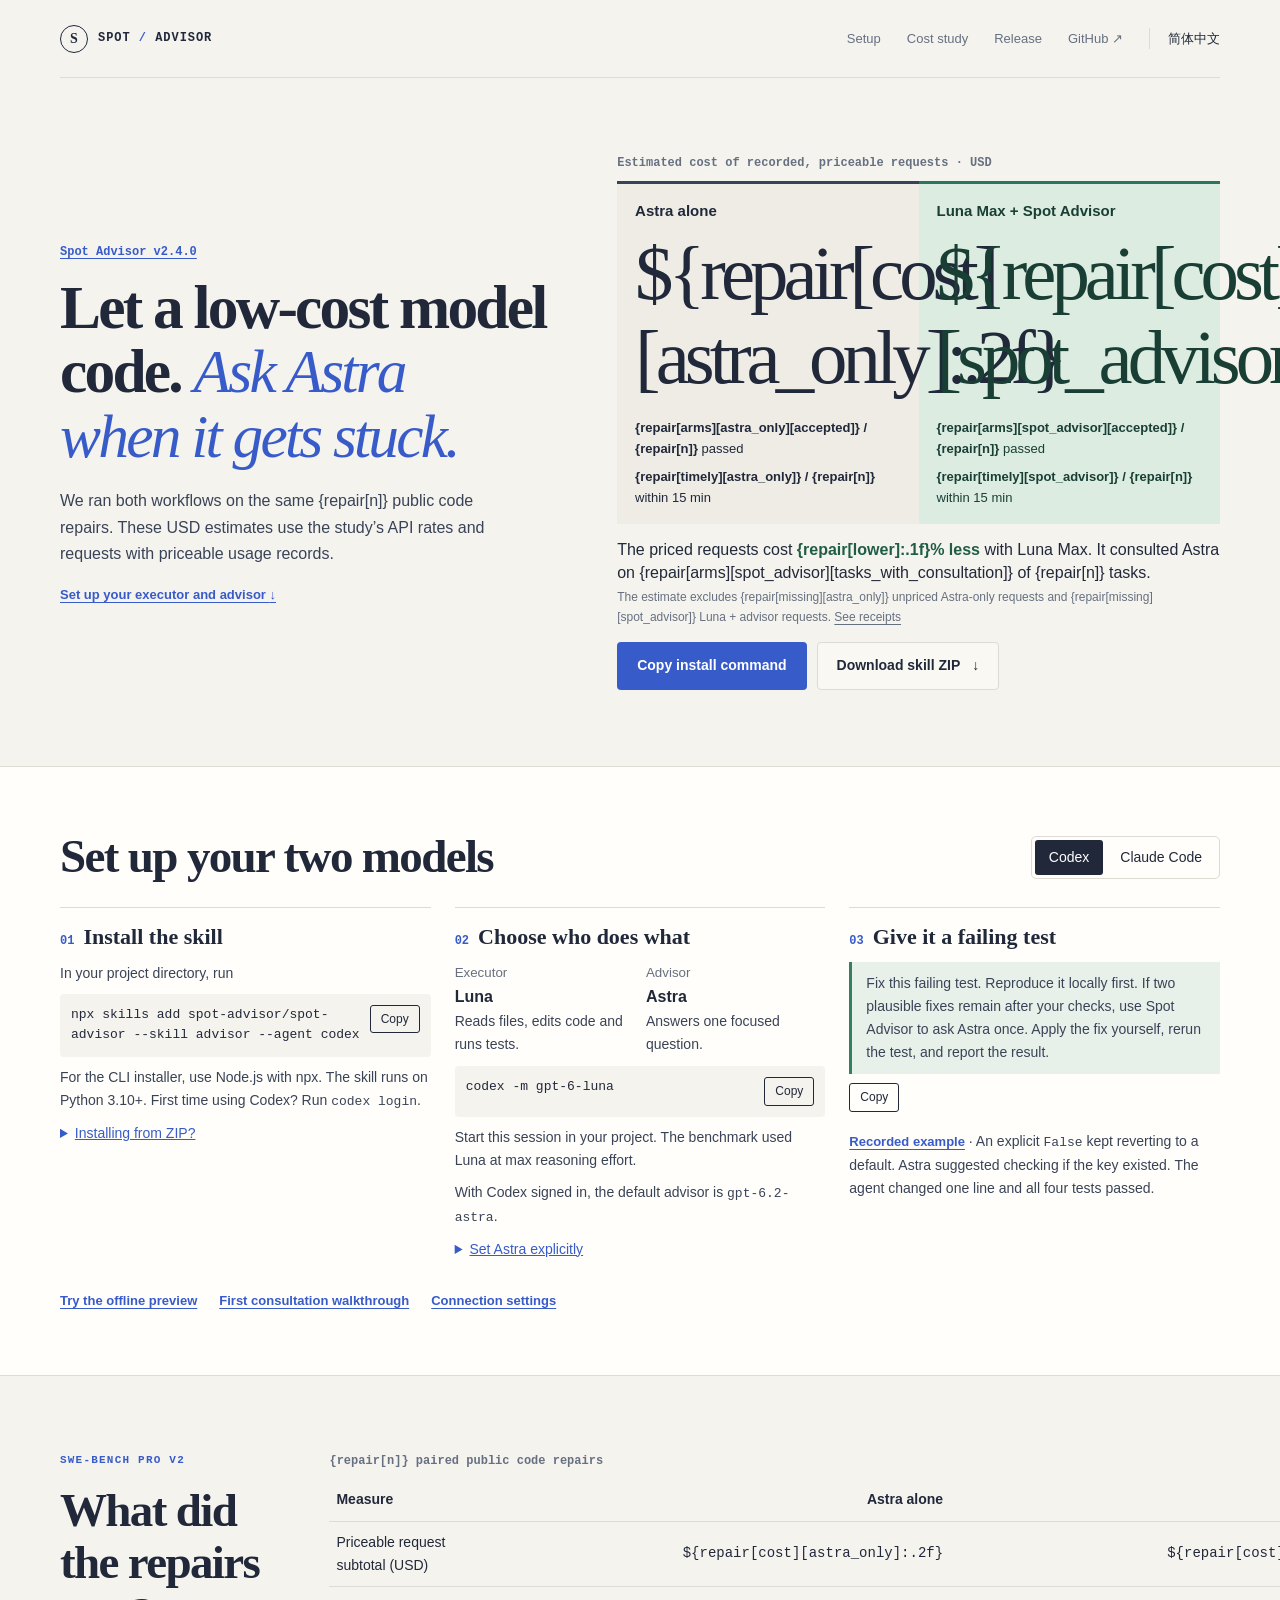
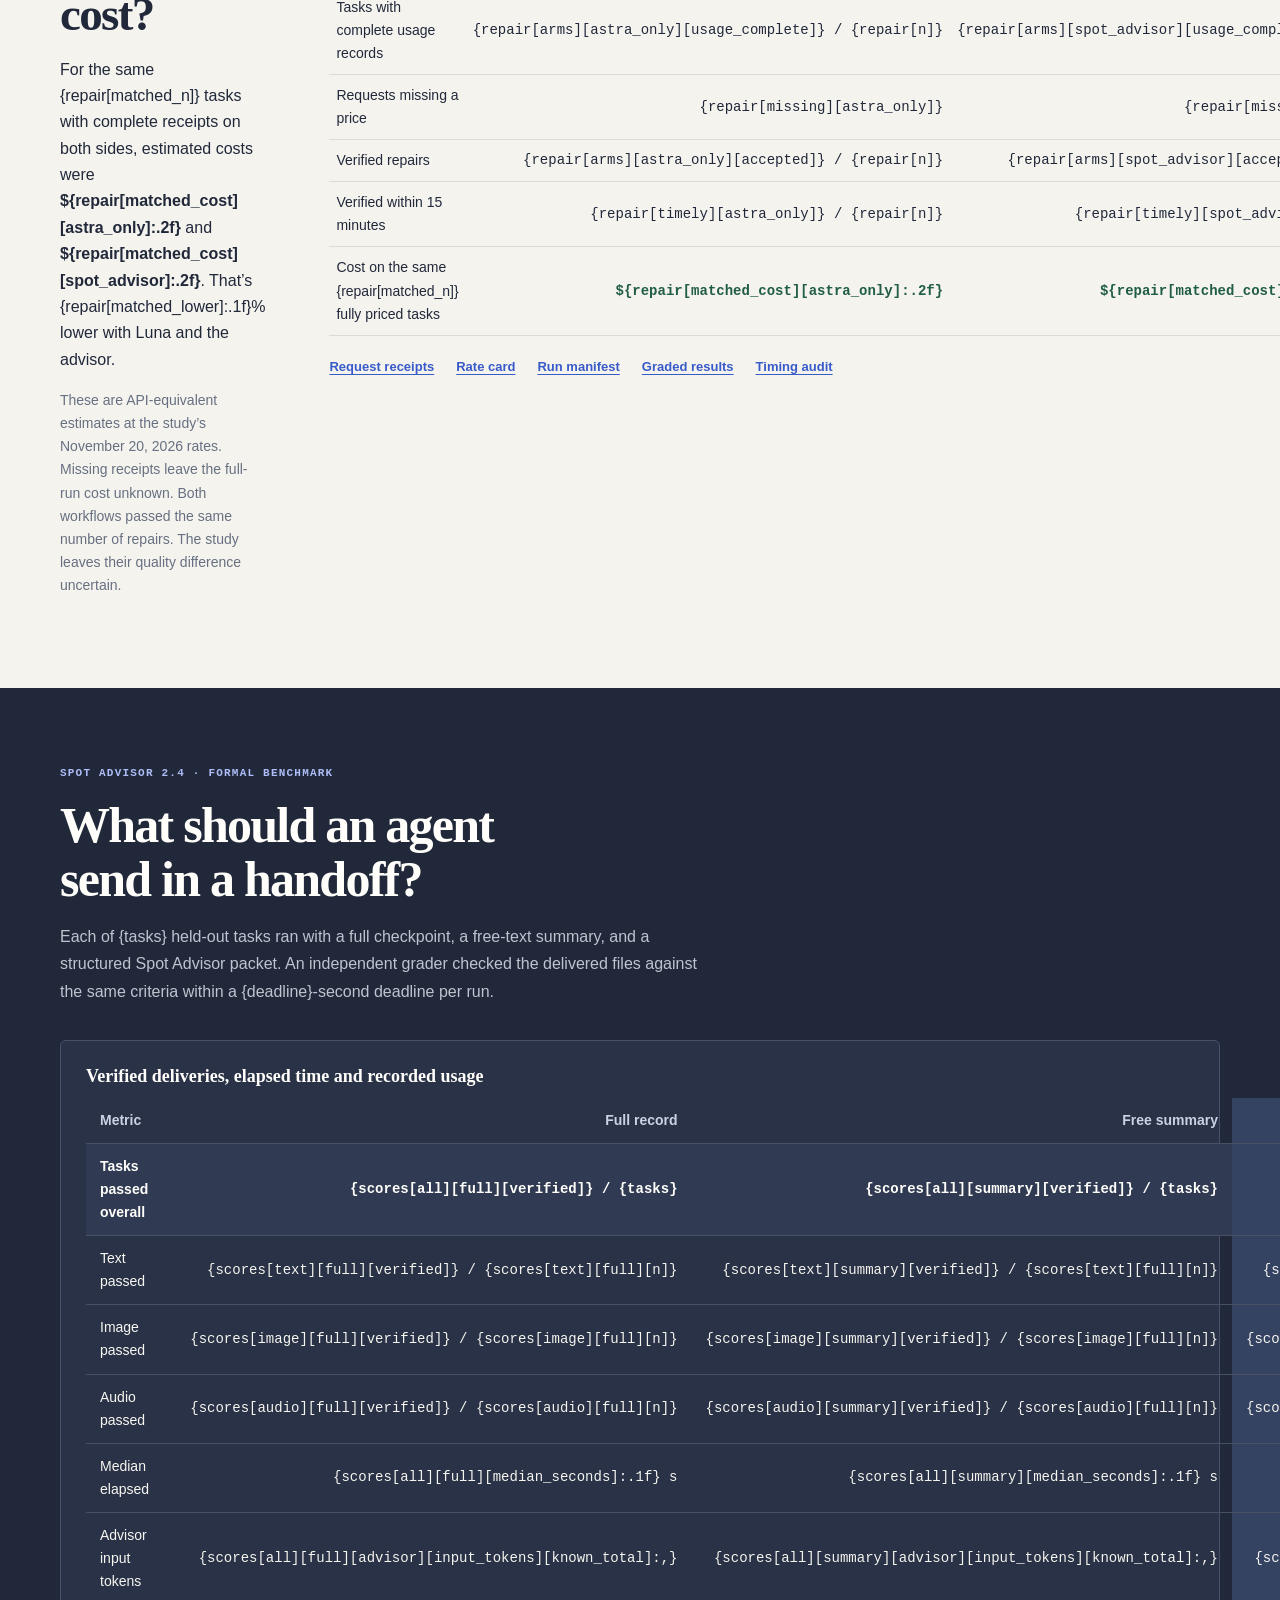
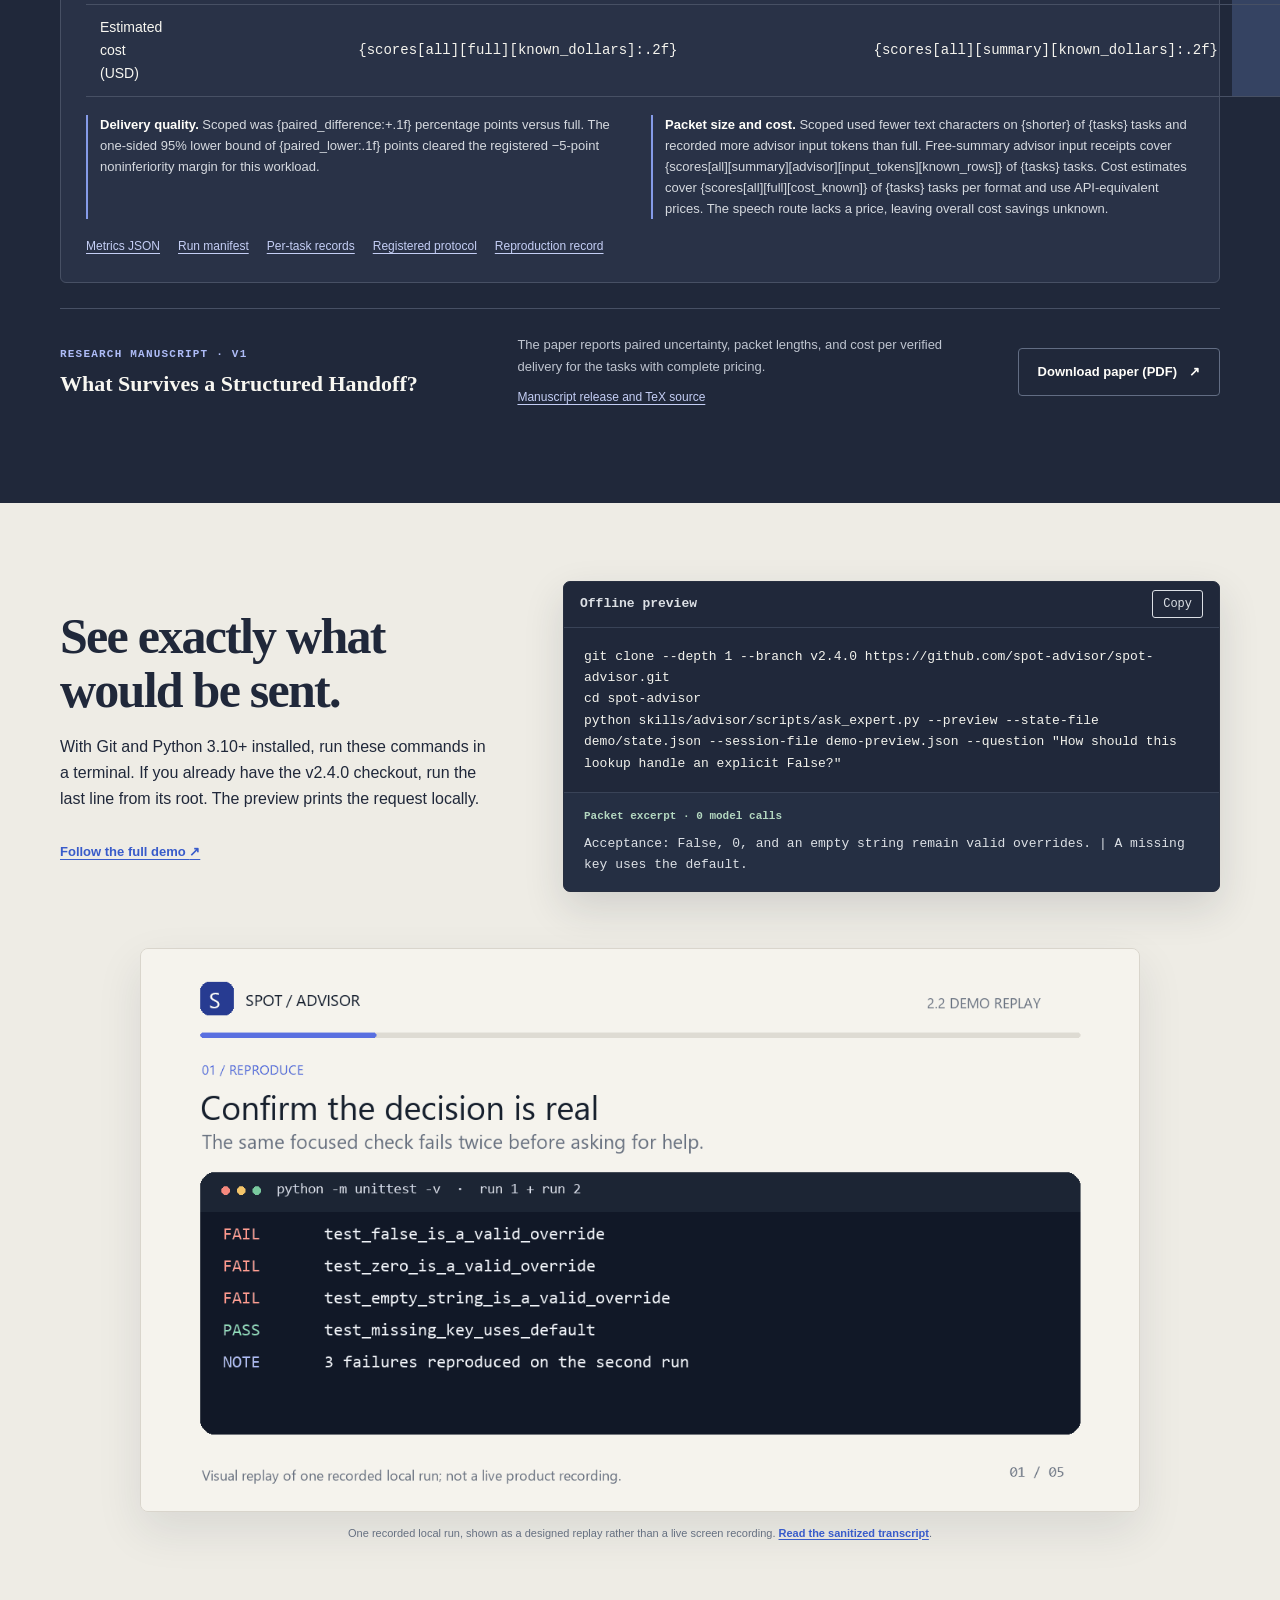
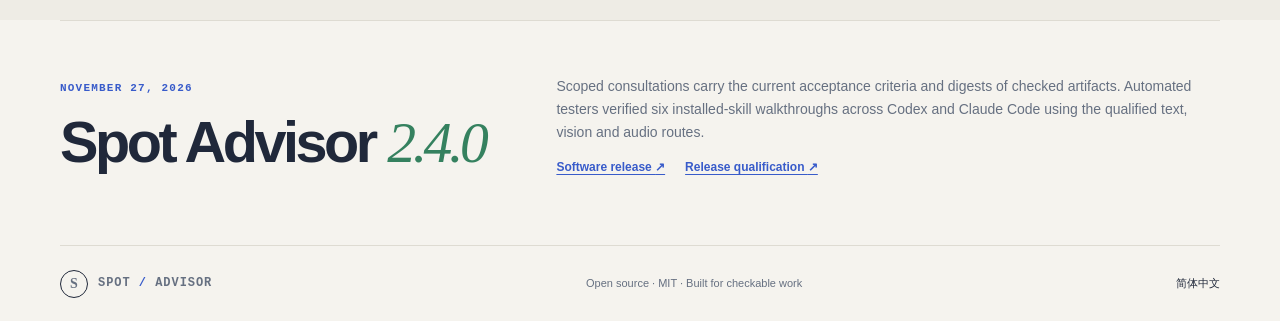
<file: site/index.html>
<!doctype html>
<html lang="en">
<head>
  <meta charset="utf-8">
  <meta name="viewport" content="width=device-width, initial-scale=1">
  <meta name="color-scheme" content="light">
  <meta name="description" content="Compare repair costs for Astra alone and Luna Max with Spot Advisor, then install the skill and configure your models.">
  <title>Spot Advisor — Low-cost coding with Astra on call</title>
  <link rel="stylesheet" href="assets/site.css">
  <script defer src="assets/commands.js"></script>
</head>
<body>
  <a class="skip-link" href="#main">Skip to content</a>
  <header class="site-header wrap">
    <a class="wordmark" href="#top" aria-label="Spot Advisor home">
      <span class="wordmark-mark" aria-hidden="true">S</span>
      <span>SPOT <b>/</b> ADVISOR</span>
    </a>
    <nav aria-label="Main navigation">
      <a href="#install">Setup</a>
      <a href="#repair-study">Cost study</a>
      <a href="#market">Release</a>
      <a href="https://github.com/spot-advisor/spot-advisor">GitHub <span aria-hidden="true">↗</span></a>
      <a class="language-link" href="zh-CN/" lang="zh-CN">简体中文</a>
    </nav>
  </header>

  <main id="main">
    <section class="cost-hero wrap" id="top" aria-labelledby="hero-title">
      <div class="cost-intro">
        <a class="release-link" href="https://github.com/spot-advisor/spot-advisor/releases/tag/v2.4.0">Spot Advisor v2.4.0</a>
        <h1 id="hero-title">Let a low-cost model code. <em>Ask Astra when it gets stuck.</em></h1>
        <p>We ran both workflows on the same {repair[n]} public code repairs. These USD estimates use the study’s API rates and requests with priceable usage records.</p>
        <a class="setup-link" href="#install">Set up your executor and advisor <span aria-hidden="true">↓</span></a>
      </div>
      <div class="cost-panel">
        <table class="price-table">
          <caption>Estimated cost of recorded, priceable requests · USD</caption>
          <thead><tr><th scope="col">Astra alone</th><th scope="col">Luna Max <span>+ Spot Advisor</span></th></tr></thead>
          <tbody>
            <tr class="prices"><td>${repair[cost][astra_only]:.2f}</td><td>${repair[cost][spot_advisor]:.2f}</td></tr>
            <tr><td><b>{repair[arms][astra_only][accepted]} / {repair[n]}</b> passed</td><td><b>{repair[arms][spot_advisor][accepted]} / {repair[n]}</b> passed</td></tr>
            <tr><td><b>{repair[timely][astra_only]} / {repair[n]}</b> within 15 min</td><td><b>{repair[timely][spot_advisor]} / {repair[n]}</b> within 15 min</td></tr>
          </tbody>
        </table>
        <div class="cost-meaning">
          <p>The priced requests cost <strong>{repair[lower]:.1f}% less</strong> with Luna Max. It consulted Astra on {repair[arms][spot_advisor][tasks_with_consultation]} of {repair[n]} tasks.</p>
          <small>The estimate excludes {repair[missing][astra_only]} unpriced Astra-only requests and {repair[missing][spot_advisor]} Luna + advisor requests. <a href="#repair-study">See receipts</a></small>
        </div>
        <div class="hero-actions">
          <a class="button button-primary" id="install-fallback" href="#install">View install command</a>
          <button class="button button-primary" id="hero-copy" type="button" data-copy="install-codex" hidden>Copy install command</button>
          <a class="button button-quiet" href="advisor.zip" download>Download skill ZIP <span aria-hidden="true">↓</span></a>
        </div>
      </div>
    </section>

    <section class="setup-section" id="install" aria-labelledby="setup-title">
      <div class="wrap">
        <div class="setup-heading">
          <h2 id="setup-title">Set up your two models</h2>
          <fieldset class="host-choice"><legend class="visually-hidden">Choose your coding agent</legend>
            <label><input type="radio" name="host" value="codex" checked>Codex</label>
            <label><input type="radio" name="host" value="claude-code">Claude Code</label>
          </fieldset>
        </div>
        <ol class="setup-steps" id="workflow">
          <li><h3>Install the skill</h3>
            <div class="host-content" data-host="codex">
            <p>In your project directory, run</p>
            <div class="command-line"><code id="install-codex">npx skills add spot-advisor/spot-advisor --skill advisor --agent codex</code><button type="button" class="copy-command" data-copy="install-codex" aria-label="Copy Codex install command" hidden>Copy</button></div>
            <p>For the CLI installer, use Node.js with npx. The skill runs on Python 3.10+. First time using Codex? Run <code>codex login</code>.</p>
            <details><summary>Installing from ZIP?</summary><p>Extract the ZIP, then place its entire <code>advisor</code> folder inside <code>.agents/skills/</code> in your project and reopen Codex.</p></details>
          </div>
            <div class="host-content" data-host="claude-code">
            <p>In your project directory, run</p>
            <div class="command-line"><code id="install-claude-code">npx skills add spot-advisor/spot-advisor --skill advisor --agent claude-code</code><button type="button" class="copy-command" data-copy="install-claude-code" aria-label="Copy Claude Code install command" hidden>Copy</button></div>
            <p>For the CLI installer, use Node.js with npx. The skill runs on Python 3.10+. Sign in to Claude Code for execution and run <code>codex login</code> once for the Astra advisor.</p>
            <details><summary>Installing from ZIP?</summary><p>Extract the ZIP, then place its entire <code>advisor</code> folder inside <code>.claude/skills/</code> in your project and reopen Claude Code.</p></details>
          </div>
          </li>
          <li><h3>Choose who does what</h3>
            <div class="role-pair">
              <div><small>Executor</small><b data-host="codex">Luna</b><b data-host="claude-code">Your low-cost Claude model</b><p>Reads files, edits code and runs tests.</p></div>
              <div><small>Advisor</small><b>Astra</b><p>Answers one focused question.</p></div>
            </div>
            <div data-host="codex"><div class="command-line"><code id="launch-luna">codex -m gpt-6-luna</code><button type="button" class="copy-command" data-copy="launch-luna" aria-label="Copy Luna launch command" hidden>Copy</button></div><p>Start this session in your project. The benchmark used Luna at max reasoning effort.</p></div>
            <p data-host="claude-code">Start <code>claude</code> in your project and use <code>/model</code> to select a low-cost executor available to your account. The cost study above used Luna Max.</p>
            <p>With Codex signed in, the default advisor is <code>gpt-6.2-astra</code>.</p>
            <details><summary>Set Astra explicitly</summary><p>To override an existing setting, run the command for your shell before starting the executor.</p>
              <p>PowerShell<br><code>$env:CODEX_ADVISOR_MODEL = 'gpt-6.2-astra'</code></p>
              <p>Bash / Zsh<br><code>export CODEX_ADVISOR_MODEL=gpt-6.2-astra</code></p>
            </details>
          </li>
          <li><h3>Give it a failing test</h3>
            <blockquote id="first-prompt">Fix this failing test. Reproduce it locally first. If two plausible fixes remain after your checks, use Spot Advisor to ask Astra once. Apply the fix yourself, rerun the test, and report the result.</blockquote>
            <button type="button" class="copy-command" data-copy="first-prompt" aria-label="Copy the example prompt" hidden>Copy</button>
            <p class="recorded-demo"><a href="https://github.com/spot-advisor/spot-advisor/blob/v2.4.0/demo/transcript.md">Recorded example</a> · An explicit <code>False</code> kept reverting to a default. Astra suggested checking if the key existed. The agent changed one line and all four tests passed.</p>
          </li>
        </ol>
        <div class="setup-links"><a href="#try-it">Try the offline preview</a><a href="https://github.com/spot-advisor/spot-advisor/blob/v2.4.0/docs/first-consultation-24.md">First consultation walkthrough</a><a href="https://github.com/spot-advisor/spot-advisor/blob/v2.4.0/docs/install.md">Connection settings</a></div>
      </div>
    </section>

    <section class="repair-study wrap" id="repair-study" aria-labelledby="repair-title">
      <div class="repair-heading">
        <p class="eyebrow">SWE-bench Pro V2</p>
        <h2 id="repair-title">What did the repairs cost?</h2>
        <p>For the same {repair[matched_n]} tasks with complete receipts on both sides, estimated costs were <strong>${repair[matched_cost][astra_only]:.2f}</strong> and <strong>${repair[matched_cost][spot_advisor]:.2f}</strong>. That’s {repair[matched_lower]:.1f}% lower with Luna and the advisor.</p>
        <p class="study-scope">These are API-equivalent estimates at the study’s November 20, 2026 rates. Missing receipts leave the full-run cost unknown. Both workflows passed the same number of repairs. The study leaves their quality difference uncertain.</p>
      </div>
      <div><table class="repair-table"><caption>{repair[n]} paired public code repairs</caption>
        <thead><tr><th scope="col">Measure</th><th scope="col">Astra alone</th><th scope="col">Luna Max + advisor</th></tr></thead>
        <tbody>
          <tr><th scope="row">Priceable request subtotal (USD)</th><td>${repair[cost][astra_only]:.2f}</td><td>${repair[cost][spot_advisor]:.2f}</td></tr>
          <tr><th scope="row">Tasks with complete usage records</th><td>{repair[arms][astra_only][usage_complete]} / {repair[n]}</td><td>{repair[arms][spot_advisor][usage_complete]} / {repair[n]}</td></tr>
          <tr><th scope="row">Requests missing a price</th><td>{repair[missing][astra_only]}</td><td>{repair[missing][spot_advisor]}</td></tr>
          <tr><th scope="row">Verified repairs</th><td>{repair[arms][astra_only][accepted]} / {repair[n]}</td><td>{repair[arms][spot_advisor][accepted]} / {repair[n]}</td></tr>
          <tr><th scope="row">Verified within 15 minutes</th><td>{repair[timely][astra_only]} / {repair[n]}</td><td>{repair[timely][spot_advisor]} / {repair[n]}</td></tr>
          <tr><th scope="row">Cost on the same {repair[matched_n]} fully priced tasks</th><td>${repair[matched_cost][astra_only]:.2f}</td><td>${repair[matched_cost][spot_advisor]:.2f}</td></tr>
        </tbody></table>
        <div class="setup-links"><a href="https://github.com/spot-advisor/spot-advisor/blob/v2.4.0/eval/results/2026-11-20/formal-collection/evidence.jsonl">Request receipts</a><a href="https://github.com/spot-advisor/spot-advisor/blob/v2.4.0/eval/pricing.json">Rate card</a><a href="https://github.com/spot-advisor/spot-advisor/blob/v2.4.0/eval/results/2026-11-20/formal-collection/manifest.json">Run manifest</a><a href="https://github.com/spot-advisor/spot-advisor/blob/v2.4.0/eval/results/2026-11-20/formal-collection/metrics.json">Graded results</a><a href="https://github.com/spot-advisor/spot-advisor/blob/v2.4.0/eval/results/2026-11-20/formal-collection/delivery.json">Timing audit</a></div>
      </div>
    </section>

    <section class="evidence-section" id="evidence" aria-labelledby="evidence-title">
      <div class="wrap">
        <div class="section-heading evidence-heading">
          <p class="eyebrow">Spot Advisor 2.4 · Formal benchmark</p>
          <h2 id="evidence-title">What should an agent send in a handoff?</h2>
          <p>Each of {tasks} held-out tasks ran with a full checkpoint, a free-text summary, and a structured Spot Advisor packet. An independent grader checked the delivered files against the same criteria within a {deadline}-second deadline per run.</p>
        </div>
        <div class="evidence-card">
          <table class="scorecard">
            <caption>Verified deliveries, elapsed time and recorded usage</caption>
            <thead>
              <tr><th scope="col">Metric</th><th scope="col">Full record</th><th scope="col">Free summary</th><th scope="col">Scoped packet</th></tr>
            </thead>
            <tbody>
              <tr class="score-total"><th scope="row">Tasks passed overall</th><td>{scores[all][full][verified]} / {tasks}</td><td>{scores[all][summary][verified]} / {tasks}</td><td>{scores[all][scoped][verified]} / {tasks}</td></tr>
              <tr><th scope="row">Text passed</th><td>{scores[text][full][verified]} / {scores[text][full][n]}</td><td>{scores[text][summary][verified]} / {scores[text][full][n]}</td><td>{scores[text][scoped][verified]} / {scores[text][full][n]}</td></tr>
              <tr><th scope="row">Image passed</th><td>{scores[image][full][verified]} / {scores[image][full][n]}</td><td>{scores[image][summary][verified]} / {scores[image][full][n]}</td><td>{scores[image][scoped][verified]} / {scores[image][full][n]}</td></tr>
              <tr><th scope="row">Audio passed</th><td>{scores[audio][full][verified]} / {scores[audio][full][n]}</td><td>{scores[audio][summary][verified]} / {scores[audio][full][n]}</td><td>{scores[audio][scoped][verified]} / {scores[audio][full][n]}</td></tr>
              <tr><th scope="row">Median elapsed</th><td>{scores[all][full][median_seconds]:.1f} s</td><td>{scores[all][summary][median_seconds]:.1f} s</td><td>{scores[all][scoped][median_seconds]:.1f} s</td></tr>
              <tr><th scope="row">Advisor input tokens</th><td>{scores[all][full][advisor][input_tokens][known_total]:,}</td><td>{scores[all][summary][advisor][input_tokens][known_total]:,}</td><td>{scores[all][scoped][advisor][input_tokens][known_total]:,}</td></tr>
              <tr><th scope="row">Estimated cost (USD)</th><td>{scores[all][full][known_dollars]:.2f}</td><td>{scores[all][summary][known_dollars]:.2f}</td><td>{scores[all][scoped][known_dollars]:.2f}</td></tr>
            </tbody>
          </table>
          <div class="study-notes">
            <p><strong>Delivery quality.</strong> Scoped was {paired_difference:+.1f} percentage points versus full. The one-sided 95% lower bound of {paired_lower:.1f} points cleared the registered −5-point noninferiority margin for this workload.</p>
            <p><strong>Packet size and cost.</strong> Scoped used fewer text characters on {shorter} of {tasks} tasks and recorded more advisor input tokens than full. Free-summary advisor input receipts cover {scores[all][summary][advisor][input_tokens][known_rows]} of {tasks} tasks. Cost estimates cover {scores[all][full][cost_known]} of {tasks} tasks per format and use API-equivalent prices. The speech route lacks a price, leaving overall cost savings unknown.</p>
          </div>
          <div class="evidence-links">
            <a href="https://github.com/spot-advisor/spot-advisor/blob/v2.4.0/eval/results/spot24-release/formal/metrics.json">Metrics JSON</a>
            <a href="https://github.com/spot-advisor/spot-advisor/blob/v2.4.0/eval/results/spot24-release/formal/manifest.json">Run manifest</a>
            <a href="https://github.com/spot-advisor/spot-advisor/blob/v2.4.0/eval/results/spot24-release/formal/observations.jsonl">Per-task records</a>
            <a href="https://github.com/spot-advisor/spot-advisor/blob/v2.4.0/docs/compression-confirmation-24.md">Registered protocol</a>
            <a href="https://github.com/spot-advisor/spot-advisor/blob/v2.4.0/eval/results/spot24-release/reproduction.json">Reproduction record</a>
          </div>
        </div>
        <div class="paper-row">
          <div><p class="eyebrow">Research manuscript · v1</p><h3 lang="en">What Survives a Structured Handoff?</h3></div>
          <div class="paper-details">
            <p>The paper reports paired uncertainty, packet lengths, and cost per verified delivery for the tasks with complete pricing.</p>
            <a href="https://github.com/spot-advisor/spot-advisor/releases/tag/paper-2.4-v1">Manuscript release and TeX source</a>
          </div>
          <a class="button button-outline" href="https://github.com/spot-advisor/spot-advisor/releases/download/paper-2.4-v1/spot-advisor-2.4-manuscript.pdf">Download paper (PDF) <span aria-hidden="true">↗</span></a>
        </div>
      </div>
    </section>

    <section class="try-section" id="try-it">
      <div class="wrap try-grid">
        <div class="section-heading">
          <h2>See exactly what would be sent.</h2>
          <p>With Git and Python 3.10+ installed, run these commands in a terminal. If you already have the v2.4.0 checkout, run the last line from its root. The preview prints the request locally.</p>
          <a class="text-link" href="https://github.com/spot-advisor/spot-advisor/blob/v2.4.0/demo/README.md">Follow the full demo <span aria-hidden="true">↗</span></a>
        </div>
        <div class="terminal">
          <div class="terminal-bar"><span>Offline preview</span><button type="button" class="copy-command" data-copy="preview-command" aria-label="Copy offline preview commands" hidden>Copy</button></div>
          <pre><code id="preview-command">git clone --depth 1 --branch v2.4.0 https://github.com/spot-advisor/spot-advisor.git
cd spot-advisor
python skills/advisor/scripts/ask_expert.py --preview --state-file demo/state.json --session-file demo-preview.json --question "How should this lookup handle an explicit False?"</code></pre>
          <div class="terminal-result">
            <div class="result-label">Packet excerpt · 0 model calls</div>
            <pre lang="en">Acceptance: False, 0, and an empty string remain valid overrides. | A missing key uses the default.</pre>
          </div>
        </div>
      </div>
      <figure class="demo-replay wrap">
        <img loading="lazy" src="assets/spot-advisor-demo.gif" alt="A visual replay of one recorded run: three falsey-value checks fail, Spot Advisor previews a packet and returns a key-presence recommendation, then all four checks pass." width="1280" height="720">
        <figcaption>One recorded local run, shown as a designed replay rather than a live screen recording. <a href="https://github.com/spot-advisor/spot-advisor/blob/main/demo/transcript.md">Read the sanitized transcript</a>.</figcaption>
      </figure>
    </section>

    <section class="market-section wrap" id="market" aria-labelledby="market-title">
      <div class="market-heading"><p class="eyebrow"><time datetime="2026-11-27">November 27, 2026</time></p><h2 id="market-title">Spot Advisor <em>2.4.0</em></h2></div>
      <div class="market-copy">
        <p>Scoped consultations carry the current acceptance criteria and digests of checked artifacts. Automated testers verified six installed-skill walkthroughs across Codex and Claude Code using the qualified text, vision and audio routes.</p>
        <div class="install-links">
          <a href="https://github.com/spot-advisor/spot-advisor/releases/tag/v2.4.0">Software release <span aria-hidden="true">↗</span></a>
          <a href="https://github.com/spot-advisor/spot-advisor/blob/v2.4.0/docs/release-2.4.md">Release qualification <span aria-hidden="true">↗</span></a>
        </div>
      </div>
    </section>

  </main>
  <footer class="site-footer wrap">
    <a class="wordmark" href="#top"><span class="wordmark-mark" aria-hidden="true">S</span><span>SPOT <b>/</b> ADVISOR</span></a>
    <p>Open source · MIT · Built for checkable work</p>
    <a href="zh-CN/" lang="zh-CN">简体中文</a>
  </footer>
  <span class="visually-hidden" id="copy-status" role="status"></span>
</body>
</html>
</file>
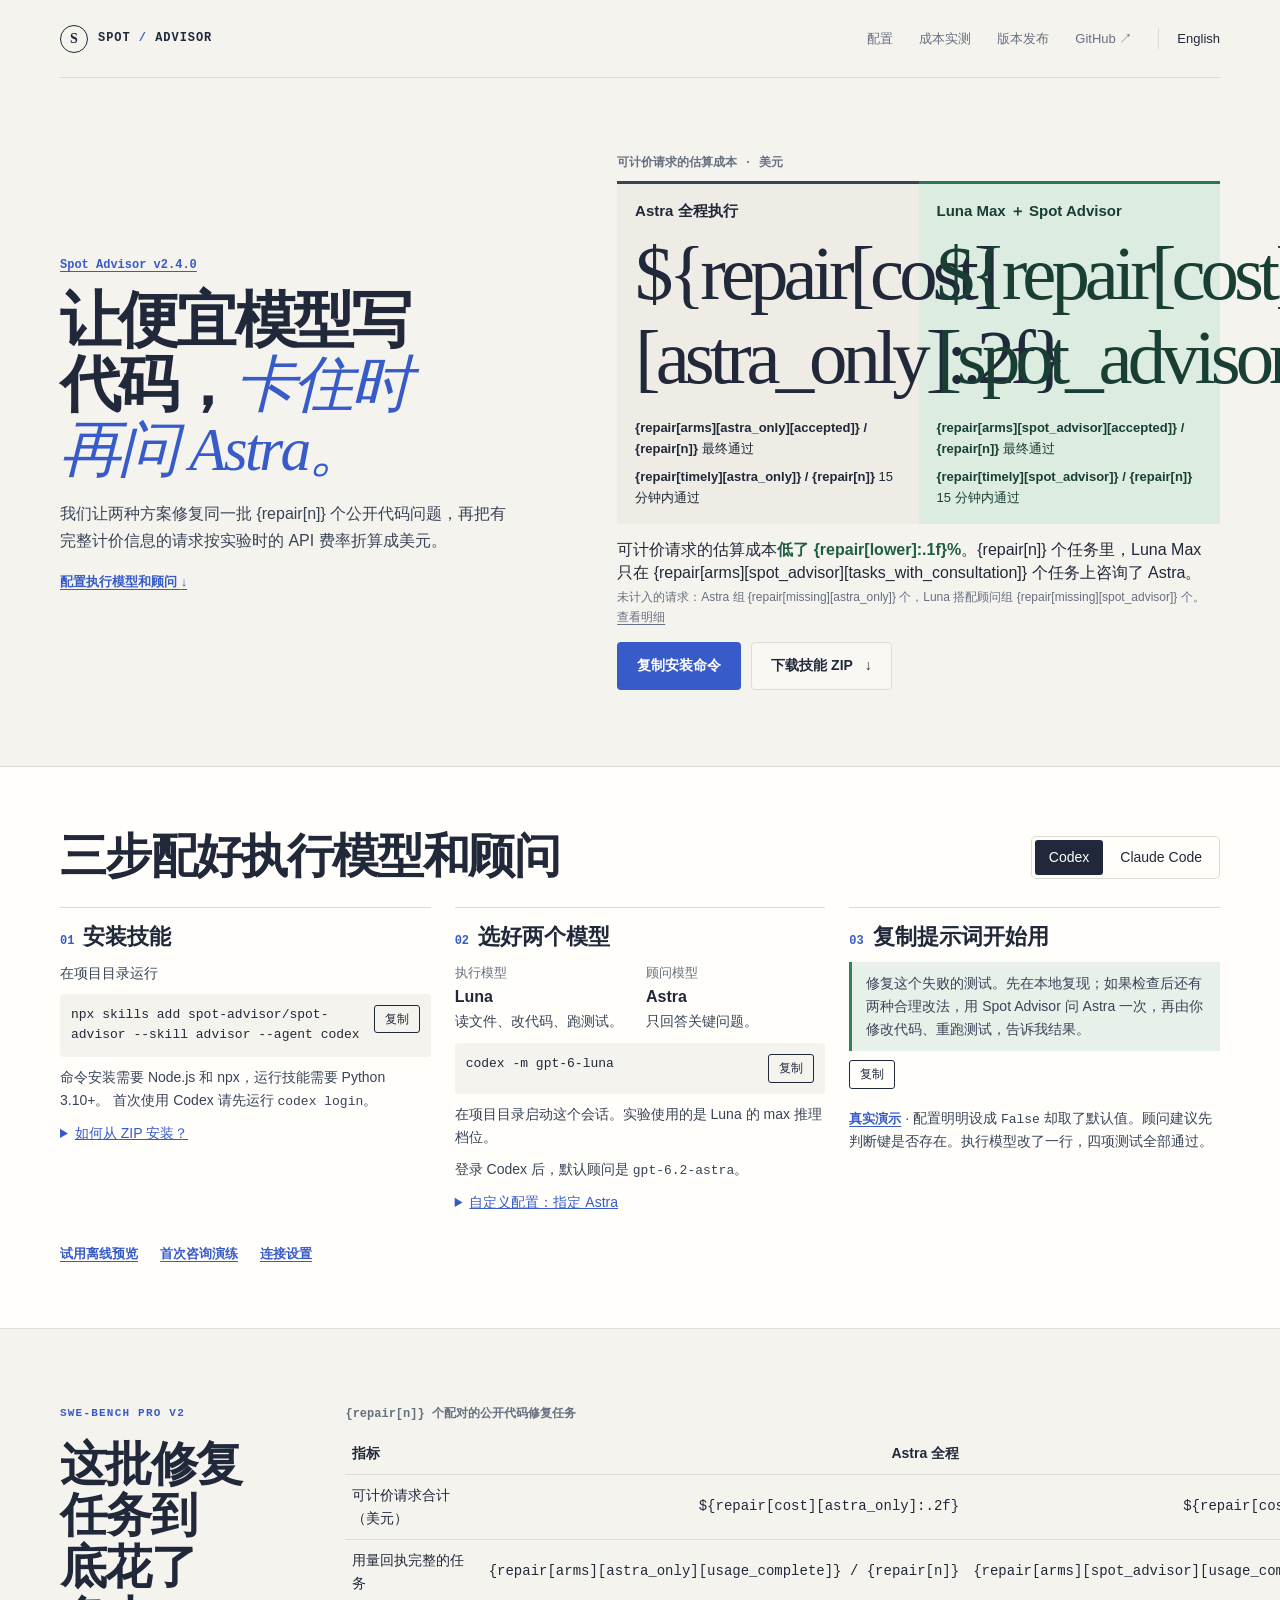
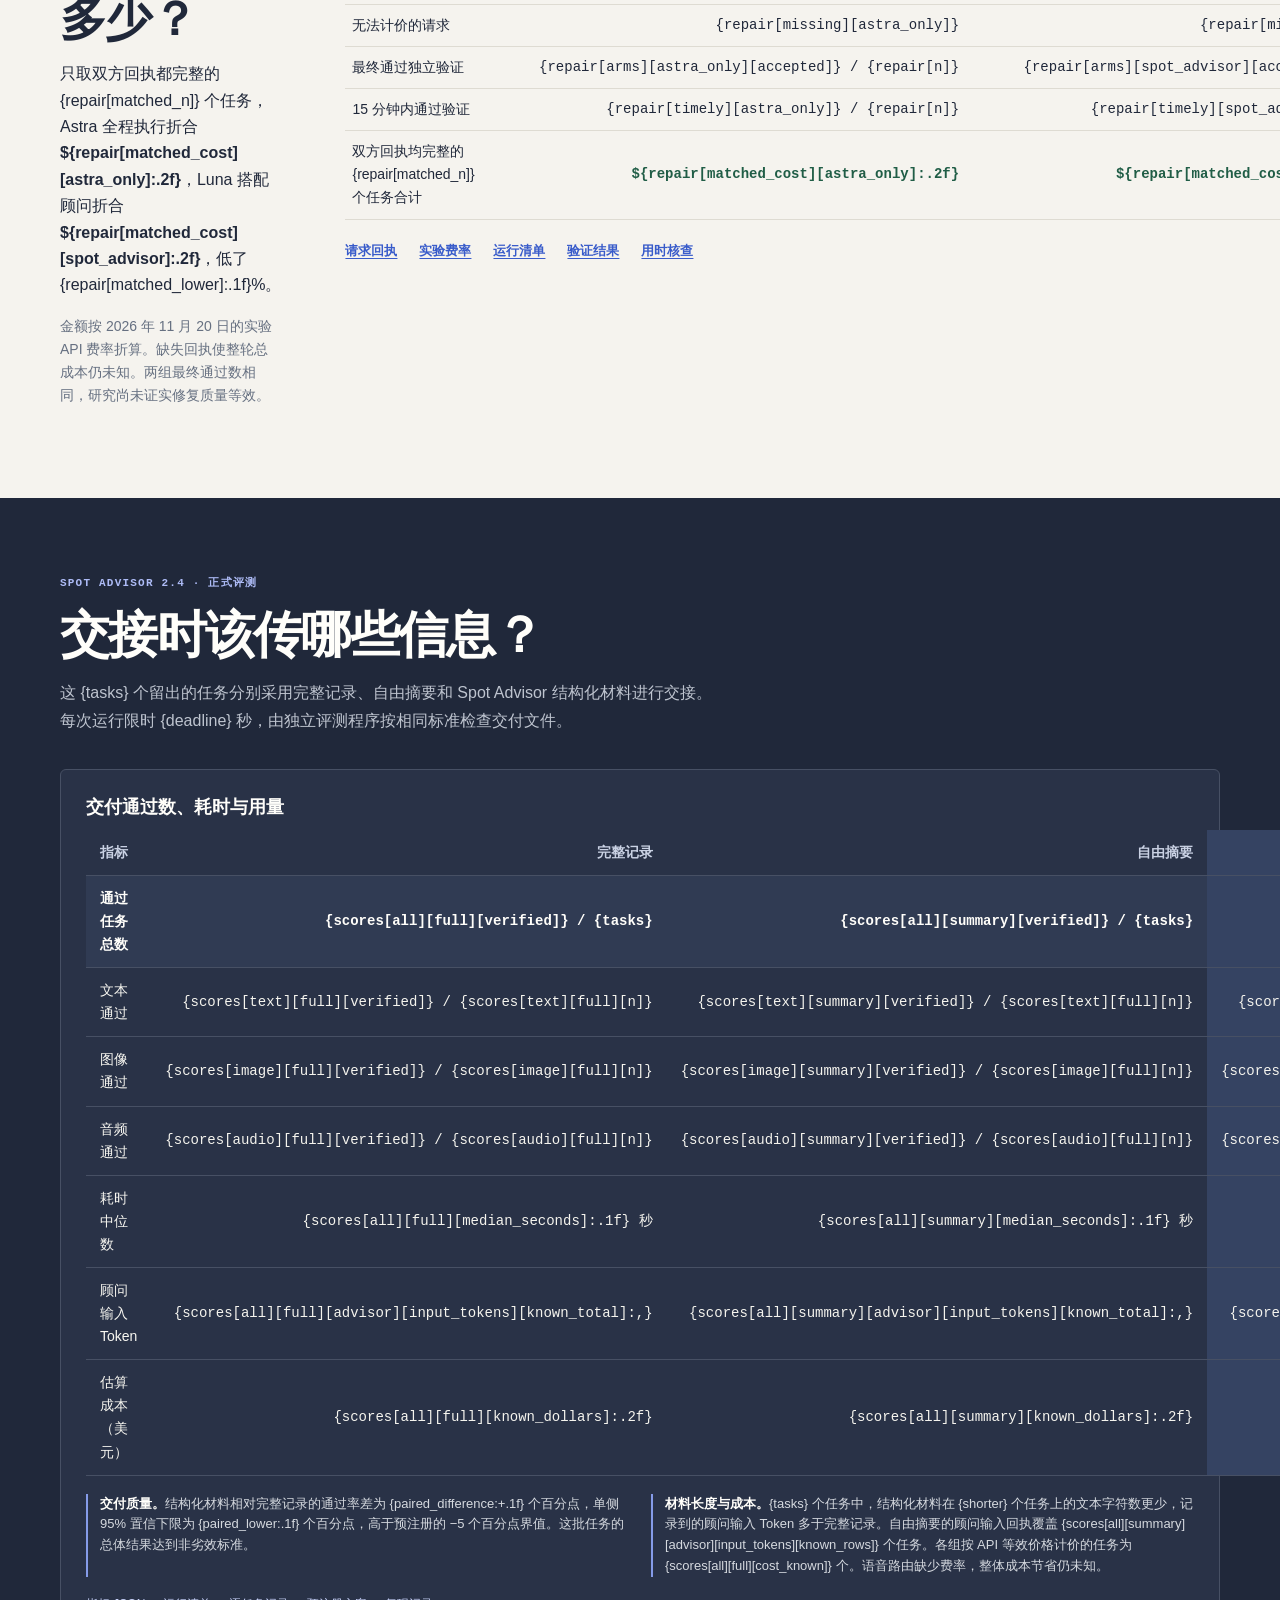
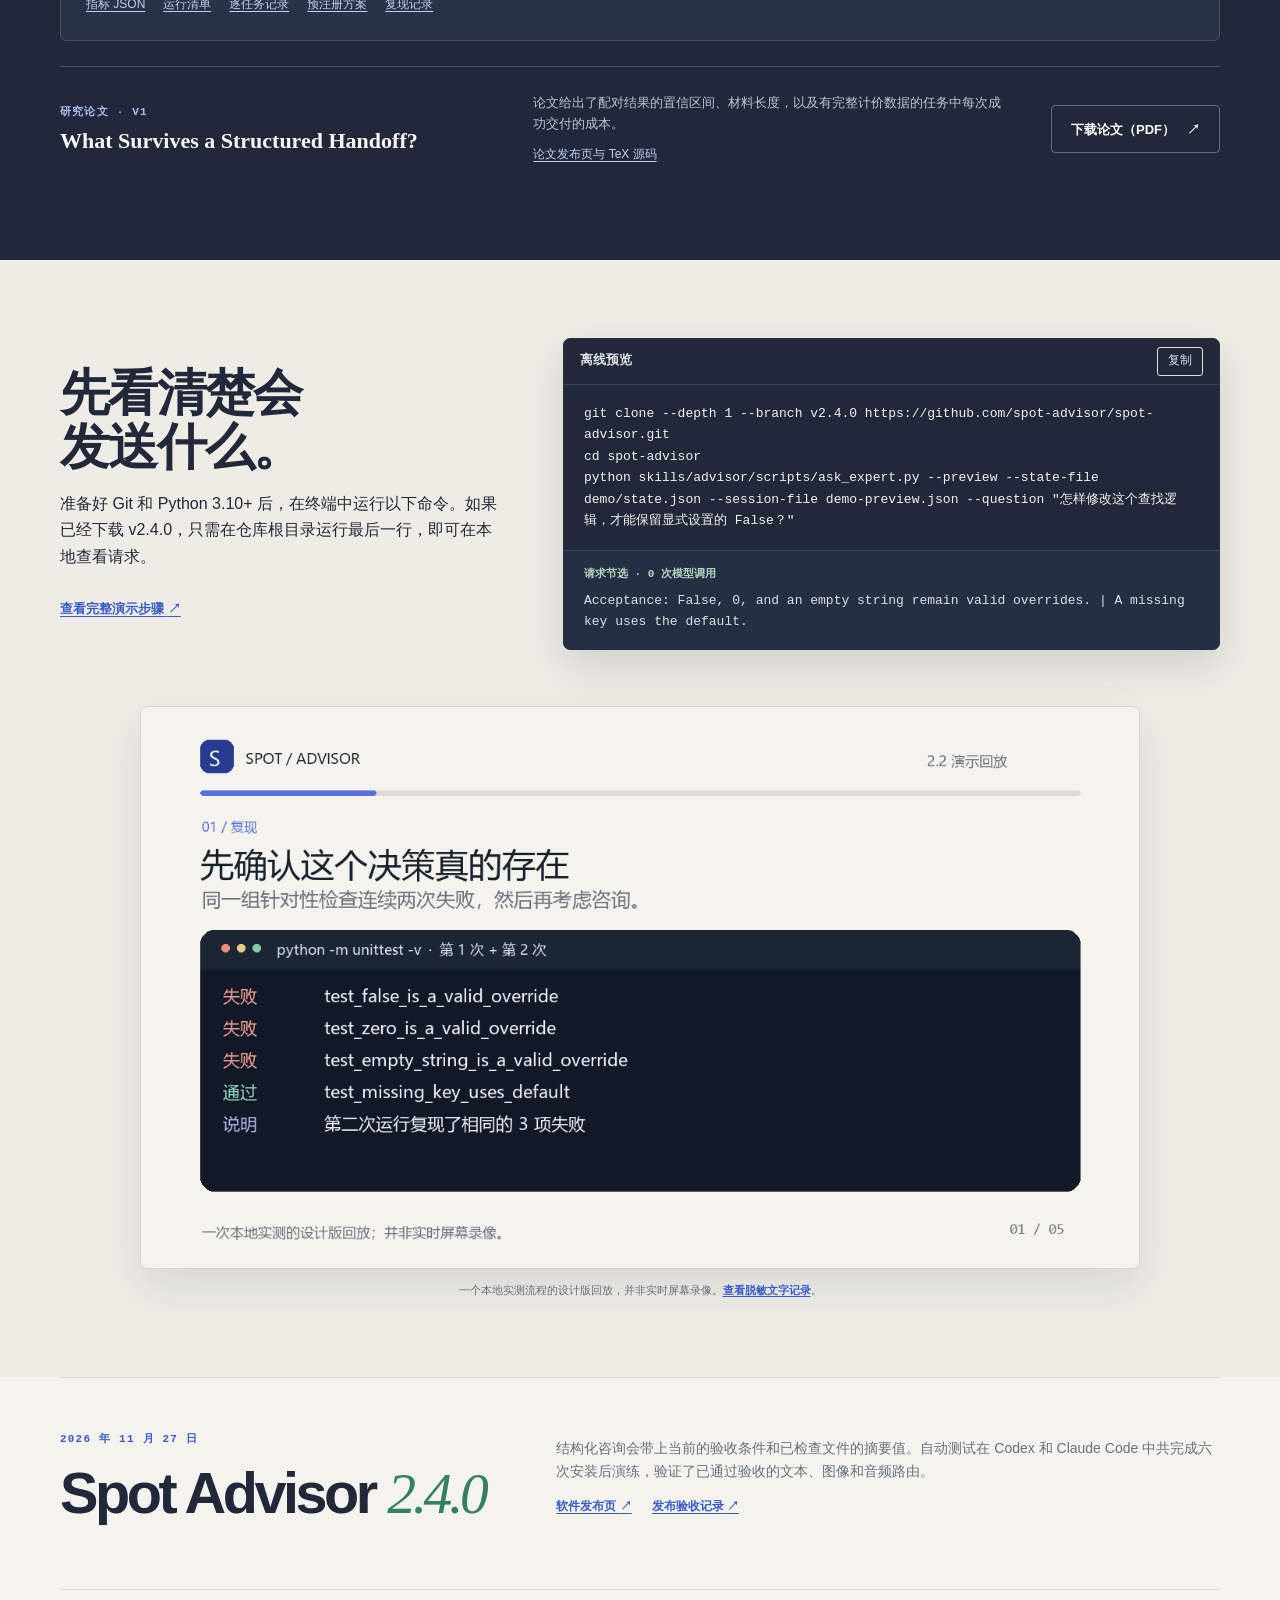
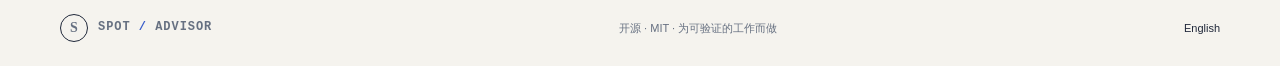
<file: site/zh-CN/index.html>
<!doctype html>
<html lang="zh-CN">
<head>
  <meta charset="utf-8">
  <meta name="viewport" content="width=device-width, initial-scale=1">
  <meta name="color-scheme" content="light">
  <meta name="description" content="比较 Astra 独立执行与 Luna Max 搭配 Spot Advisor 的修复成本，直接安装技能并配置执行模型和顾问。">
  <title>Spot Advisor — 低成本模型写代码，关键时刻问 Astra</title>
  <link rel="stylesheet" href="../assets/site.css">
  <script defer src="../assets/commands.js"></script>
</head>
<body>
  <a class="skip-link" href="#main">跳到正文</a>
  <header class="site-header wrap">
    <a class="wordmark" href="#top" aria-label="Spot Advisor 首页">
      <span class="wordmark-mark" aria-hidden="true">S</span>
      <span>SPOT <b>/</b> ADVISOR</span>
    </a>
    <nav aria-label="主导航">
      <a href="#install">配置</a>
      <a href="#repair-study">成本实测</a>
      <a href="#market">版本发布</a>
      <a href="https://github.com/spot-advisor/spot-advisor">GitHub <span aria-hidden="true">↗</span></a>
      <a class="language-link" href="../" lang="en">English</a>
    </nav>
  </header>

  <main id="main">
    <section class="cost-hero wrap" id="top" aria-labelledby="hero-title">
      <div class="cost-intro">
        <a class="release-link" href="https://github.com/spot-advisor/spot-advisor/releases/tag/v2.4.0">Spot Advisor v2.4.0</a>
        <h1 id="hero-title">让便宜模型写代码，<em>卡住时再问 Astra。</em></h1>
        <p>我们让两种方案修复同一批 {repair[n]} 个公开代码问题，再把有完整计价信息的请求按实验时的 API 费率折算成美元。</p>
        <a class="setup-link" href="#install">配置执行模型和顾问 <span aria-hidden="true">↓</span></a>
      </div>
      <div class="cost-panel">
        <table class="price-table">
          <caption>可计价请求的估算成本 · 美元</caption>
          <thead><tr><th scope="col">Astra 全程执行</th><th scope="col">Luna Max <span>＋ Spot Advisor</span></th></tr></thead>
          <tbody>
            <tr class="prices"><td>${repair[cost][astra_only]:.2f}</td><td>${repair[cost][spot_advisor]:.2f}</td></tr>
            <tr><td><b>{repair[arms][astra_only][accepted]} / {repair[n]}</b> 最终通过</td><td><b>{repair[arms][spot_advisor][accepted]} / {repair[n]}</b> 最终通过</td></tr>
            <tr><td><b>{repair[timely][astra_only]} / {repair[n]}</b> 15 分钟内通过</td><td><b>{repair[timely][spot_advisor]} / {repair[n]}</b> 15 分钟内通过</td></tr>
          </tbody>
        </table>
        <div class="cost-meaning">
          <p>可计价请求的估算成本<strong>低了 {repair[lower]:.1f}%</strong>。{repair[n]} 个任务里，Luna Max 只在 {repair[arms][spot_advisor][tasks_with_consultation]} 个任务上咨询了 Astra。</p>
          <small>未计入的请求：Astra 组 {repair[missing][astra_only]} 个，Luna 搭配顾问组 {repair[missing][spot_advisor]} 个。 <a href="#repair-study">查看明细</a></small>
        </div>
        <div class="hero-actions">
          <a class="button button-primary" id="install-fallback" href="#install">查看安装命令</a>
          <button class="button button-primary" id="hero-copy" type="button" data-copy="install-codex" hidden>复制安装命令</button>
          <a class="button button-quiet" href="../advisor.zip" download>下载技能 ZIP <span aria-hidden="true">↓</span></a>
        </div>
      </div>
    </section>

    <section class="setup-section" id="install" aria-labelledby="setup-title">
      <div class="wrap">
        <div class="setup-heading">
          <h2 id="setup-title">三步配好执行模型和顾问</h2>
          <fieldset class="host-choice"><legend class="visually-hidden">选择编程工具</legend>
            <label><input type="radio" name="host" value="codex" checked>Codex</label>
            <label><input type="radio" name="host" value="claude-code">Claude Code</label>
          </fieldset>
        </div>
        <ol class="setup-steps" id="workflow">
          <li><h3>安装技能</h3>
            <div class="host-content" data-host="codex">
            <p>在项目目录运行</p>
            <div class="command-line"><code id="install-codex">npx skills add spot-advisor/spot-advisor --skill advisor --agent codex</code><button type="button" class="copy-command" data-copy="install-codex" aria-label="复制 Codex 安装命令" hidden>复制</button></div>
            <p>命令安装需要 Node.js 和 npx，运行技能需要 Python 3.10+。 首次使用 Codex 请先运行 <code>codex login</code>。</p>
            <details><summary>如何从 ZIP 安装？</summary><p>解压 ZIP，将整个 <code>advisor</code> 文件夹放进项目的 <code>.agents/skills/</code>，然后重新打开 Codex。</p></details>
          </div>
            <div class="host-content" data-host="claude-code">
            <p>在项目目录运行</p>
            <div class="command-line"><code id="install-claude-code">npx skills add spot-advisor/spot-advisor --skill advisor --agent claude-code</code><button type="button" class="copy-command" data-copy="install-claude-code" aria-label="复制 Claude Code 安装命令" hidden>复制</button></div>
            <p>命令安装需要 Node.js 和 npx，运行技能需要 Python 3.10+。 首次使用先登录 Claude Code，再运行 <code>codex login</code>，让顾问可以调用 Astra。</p>
            <details><summary>如何从 ZIP 安装？</summary><p>解压 ZIP，将整个 <code>advisor</code> 文件夹放进项目的 <code>.claude/skills/</code>，然后重新打开 Claude Code。</p></details>
          </div>
          </li>
          <li><h3>选好两个模型</h3>
            <div class="role-pair">
              <div><small>执行模型</small><b data-host="codex">Luna</b><b data-host="claude-code">低价 Claude 模型</b><p>读文件、改代码、跑测试。</p></div>
              <div><small>顾问模型</small><b>Astra</b><p>只回答关键问题。</p></div>
            </div>
            <div data-host="codex"><div class="command-line"><code id="launch-luna">codex -m gpt-6-luna</code><button type="button" class="copy-command" data-copy="launch-luna" aria-label="复制 Luna 启动命令" hidden>复制</button></div><p>在项目目录启动这个会话。实验使用的是 Luna 的 max 推理档位。</p></div>
            <p data-host="claude-code">在项目目录启动 <code>claude</code>，用 <code>/model</code> 选择账号可用的低价执行模型。上方成本实测采用的是 Luna Max。</p>
            <p>登录 Codex 后，默认顾问是 <code>gpt-6.2-astra</code>。</p>
            <details><summary>自定义配置：指定 Astra</summary><p>如需覆盖现有配置，在启动执行模型前运行对应命令。</p>
              <p>PowerShell<br><code>$env:CODEX_ADVISOR_MODEL = 'gpt-6.2-astra'</code></p>
              <p>Bash / Zsh<br><code>export CODEX_ADVISOR_MODEL=gpt-6.2-astra</code></p>
            </details>
          </li>
          <li><h3>复制提示词开始用</h3>
            <blockquote id="first-prompt">修复这个失败的测试。先在本地复现；如果检查后还有两种合理改法，用 Spot Advisor 问 Astra 一次，再由你修改代码、重跑测试，告诉我结果。</blockquote>
            <button type="button" class="copy-command" data-copy="first-prompt" aria-label="复制示例提示词" hidden>复制</button>
            <p class="recorded-demo"><a href="https://github.com/spot-advisor/spot-advisor/blob/v2.4.0/demo/transcript.md">真实演示</a> · 配置明明设成 <code>False</code> 却取了默认值。顾问建议先判断键是否存在。执行模型改了一行，四项测试全部通过。</p>
          </li>
        </ol>
        <div class="setup-links"><a href="#try-it">试用离线预览</a><a href="https://github.com/spot-advisor/spot-advisor/blob/v2.4.0/docs/first-consultation-24.md">首次咨询演练</a><a href="https://github.com/spot-advisor/spot-advisor/blob/v2.4.0/docs/install.md">连接设置</a></div>
      </div>
    </section>

    <section class="repair-study wrap" id="repair-study" aria-labelledby="repair-title">
      <div class="repair-heading">
        <p class="eyebrow">SWE-bench Pro V2</p>
        <h2 id="repair-title">这批修复任务到底花了多少？</h2>
        <p>只取双方回执都完整的 {repair[matched_n]} 个任务，Astra 全程执行折合 <strong>${repair[matched_cost][astra_only]:.2f}</strong>，Luna 搭配顾问折合 <strong>${repair[matched_cost][spot_advisor]:.2f}</strong>，低了 {repair[matched_lower]:.1f}%。</p>
        <p class="study-scope">金额按 2026 年 11 月 20 日的实验 API 费率折算。缺失回执使整轮总成本仍未知。两组最终通过数相同，研究尚未证实修复质量等效。</p>
      </div>
      <div><table class="repair-table"><caption>{repair[n]} 个配对的公开代码修复任务</caption>
        <thead><tr><th scope="col">指标</th><th scope="col">Astra 全程</th><th scope="col">Luna Max + 顾问</th></tr></thead>
        <tbody>
          <tr><th scope="row">可计价请求合计（美元）</th><td>${repair[cost][astra_only]:.2f}</td><td>${repair[cost][spot_advisor]:.2f}</td></tr>
          <tr><th scope="row">用量回执完整的任务</th><td>{repair[arms][astra_only][usage_complete]} / {repair[n]}</td><td>{repair[arms][spot_advisor][usage_complete]} / {repair[n]}</td></tr>
          <tr><th scope="row">无法计价的请求</th><td>{repair[missing][astra_only]}</td><td>{repair[missing][spot_advisor]}</td></tr>
          <tr><th scope="row">最终通过独立验证</th><td>{repair[arms][astra_only][accepted]} / {repair[n]}</td><td>{repair[arms][spot_advisor][accepted]} / {repair[n]}</td></tr>
          <tr><th scope="row">15 分钟内通过验证</th><td>{repair[timely][astra_only]} / {repair[n]}</td><td>{repair[timely][spot_advisor]} / {repair[n]}</td></tr>
          <tr><th scope="row">双方回执均完整的 {repair[matched_n]} 个任务合计</th><td>${repair[matched_cost][astra_only]:.2f}</td><td>${repair[matched_cost][spot_advisor]:.2f}</td></tr>
        </tbody></table>
        <div class="setup-links"><a href="https://github.com/spot-advisor/spot-advisor/blob/v2.4.0/eval/results/2026-11-20/formal-collection/evidence.jsonl">请求回执</a><a href="https://github.com/spot-advisor/spot-advisor/blob/v2.4.0/eval/pricing.json">实验费率</a><a href="https://github.com/spot-advisor/spot-advisor/blob/v2.4.0/eval/results/2026-11-20/formal-collection/manifest.json">运行清单</a><a href="https://github.com/spot-advisor/spot-advisor/blob/v2.4.0/eval/results/2026-11-20/formal-collection/metrics.json">验证结果</a><a href="https://github.com/spot-advisor/spot-advisor/blob/v2.4.0/eval/results/2026-11-20/formal-collection/delivery.json">用时核查</a></div>
      </div>
    </section>

    <section class="evidence-section" id="evidence" aria-labelledby="evidence-title">
      <div class="wrap">
        <div class="section-heading evidence-heading">
          <p class="eyebrow">Spot Advisor 2.4 · 正式评测</p>
          <h2 id="evidence-title">交接时该传哪些信息？</h2>
          <p>这 {tasks} 个留出的任务分别采用完整记录、自由摘要和 Spot Advisor 结构化材料进行交接。每次运行限时 {deadline} 秒，由独立评测程序按相同标准检查交付文件。</p>
        </div>
        <div class="evidence-card">
          <table class="scorecard">
            <caption>交付通过数、耗时与用量</caption>
            <thead>
              <tr><th scope="col">指标</th><th scope="col">完整记录</th><th scope="col">自由摘要</th><th scope="col">结构化材料</th></tr>
            </thead>
            <tbody>
              <tr class="score-total"><th scope="row">通过任务总数</th><td>{scores[all][full][verified]} / {tasks}</td><td>{scores[all][summary][verified]} / {tasks}</td><td>{scores[all][scoped][verified]} / {tasks}</td></tr>
              <tr><th scope="row">文本通过</th><td>{scores[text][full][verified]} / {scores[text][full][n]}</td><td>{scores[text][summary][verified]} / {scores[text][full][n]}</td><td>{scores[text][scoped][verified]} / {scores[text][full][n]}</td></tr>
              <tr><th scope="row">图像通过</th><td>{scores[image][full][verified]} / {scores[image][full][n]}</td><td>{scores[image][summary][verified]} / {scores[image][full][n]}</td><td>{scores[image][scoped][verified]} / {scores[image][full][n]}</td></tr>
              <tr><th scope="row">音频通过</th><td>{scores[audio][full][verified]} / {scores[audio][full][n]}</td><td>{scores[audio][summary][verified]} / {scores[audio][full][n]}</td><td>{scores[audio][scoped][verified]} / {scores[audio][full][n]}</td></tr>
              <tr><th scope="row">耗时中位数</th><td>{scores[all][full][median_seconds]:.1f} 秒</td><td>{scores[all][summary][median_seconds]:.1f} 秒</td><td>{scores[all][scoped][median_seconds]:.1f} 秒</td></tr>
              <tr><th scope="row">顾问输入 Token</th><td>{scores[all][full][advisor][input_tokens][known_total]:,}</td><td>{scores[all][summary][advisor][input_tokens][known_total]:,}</td><td>{scores[all][scoped][advisor][input_tokens][known_total]:,}</td></tr>
              <tr><th scope="row">估算成本（美元）</th><td>{scores[all][full][known_dollars]:.2f}</td><td>{scores[all][summary][known_dollars]:.2f}</td><td>{scores[all][scoped][known_dollars]:.2f}</td></tr>
            </tbody>
          </table>
          <div class="study-notes">
            <p><strong>交付质量。</strong>结构化材料相对完整记录的通过率差为 {paired_difference:+.1f} 个百分点，单侧 95% 置信下限为 {paired_lower:.1f} 个百分点，高于预注册的 −5 个百分点界值。这批任务的总体结果达到非劣效标准。</p>
            <p><strong>材料长度与成本。</strong>{tasks} 个任务中，结构化材料在 {shorter} 个任务上的文本字符数更少，记录到的顾问输入 Token 多于完整记录。自由摘要的顾问输入回执覆盖 {scores[all][summary][advisor][input_tokens][known_rows]} 个任务。各组按 API 等效价格计价的任务为 {scores[all][full][cost_known]} 个。语音路由缺少费率，整体成本节省仍未知。</p>
          </div>
          <div class="evidence-links">
            <a href="https://github.com/spot-advisor/spot-advisor/blob/v2.4.0/eval/results/spot24-release/formal/metrics.json">指标 JSON</a>
            <a href="https://github.com/spot-advisor/spot-advisor/blob/v2.4.0/eval/results/spot24-release/formal/manifest.json">运行清单</a>
            <a href="https://github.com/spot-advisor/spot-advisor/blob/v2.4.0/eval/results/spot24-release/formal/observations.jsonl">逐任务记录</a>
            <a href="https://github.com/spot-advisor/spot-advisor/blob/v2.4.0/docs/compression-confirmation-24.md">预注册方案</a>
            <a href="https://github.com/spot-advisor/spot-advisor/blob/v2.4.0/eval/results/spot24-release/reproduction.json">复现记录</a>
          </div>
        </div>
        <div class="paper-row">
          <div><p class="eyebrow">研究论文 · v1</p><h3 lang="en">What Survives a Structured Handoff?</h3></div>
          <div class="paper-details">
            <p>论文给出了配对结果的置信区间、材料长度，以及有完整计价数据的任务中每次成功交付的成本。</p>
            <a href="https://github.com/spot-advisor/spot-advisor/releases/tag/paper-2.4-v1">论文发布页与 TeX 源码</a>
          </div>
          <a class="button button-outline" href="https://github.com/spot-advisor/spot-advisor/releases/download/paper-2.4-v1/spot-advisor-2.4-manuscript.pdf">下载论文（PDF） <span aria-hidden="true">↗</span></a>
        </div>
      </div>
    </section>

    <section class="try-section" id="try-it">
      <div class="wrap try-grid">
        <div class="section-heading">
          <h2>先看清楚会发送什么。</h2>
          <p>准备好 Git 和 Python 3.10+ 后，在终端中运行以下命令。如果已经下载 v2.4.0，只需在仓库根目录运行最后一行，即可在本地查看请求。</p>
          <a class="text-link" href="https://github.com/spot-advisor/spot-advisor/blob/v2.4.0/demo/README.md">查看完整演示步骤 <span aria-hidden="true">↗</span></a>
        </div>
        <div class="terminal">
          <div class="terminal-bar"><span>离线预览</span><button type="button" class="copy-command" data-copy="preview-command" aria-label="复制离线预览命令" hidden>复制</button></div>
          <pre><code id="preview-command">git clone --depth 1 --branch v2.4.0 https://github.com/spot-advisor/spot-advisor.git
cd spot-advisor
python skills/advisor/scripts/ask_expert.py --preview --state-file demo/state.json --session-file demo-preview.json --question "怎样修改这个查找逻辑，才能保留显式设置的 False？"</code></pre>
          <div class="terminal-result">
            <div class="result-label">请求节选 · 0 次模型调用</div>
            <pre lang="en">Acceptance: False, 0, and an empty string remain valid overrides. | A missing key uses the default.</pre>
          </div>
        </div>
      </div>
      <figure class="demo-replay wrap">
        <img loading="lazy" src="../assets/spot-advisor-demo.zh-CN.gif" alt="一次已记录演示的视觉回放：三个假值覆盖测试失败，Spot Advisor 预览并返回键存在性判断，然后四项测试全部通过。" width="1280" height="720">
        <figcaption>一个本地实测流程的设计版回放，并非实时屏幕录像。<a href="https://github.com/spot-advisor/spot-advisor/blob/main/demo/transcript.md">查看脱敏文字记录</a>。</figcaption>
      </figure>
    </section>

    <section class="market-section wrap" id="market" aria-labelledby="market-title">
      <div class="market-heading"><p class="eyebrow"><time datetime="2026-11-27">2026 年 11 月 27 日</time></p><h2 id="market-title">Spot Advisor <em>2.4.0</em></h2></div>
      <div class="market-copy">
        <p>结构化咨询会带上当前的验收条件和已检查文件的摘要值。自动测试在 Codex 和 Claude Code 中共完成六次安装后演练，验证了已通过验收的文本、图像和音频路由。</p>
        <div class="install-links">
          <a href="https://github.com/spot-advisor/spot-advisor/releases/tag/v2.4.0">软件发布页 <span aria-hidden="true">↗</span></a>
          <a href="https://github.com/spot-advisor/spot-advisor/blob/v2.4.0/docs/release-2.4.md">发布验收记录 <span aria-hidden="true">↗</span></a>
        </div>
      </div>
    </section>

  </main>
  <footer class="site-footer wrap">
    <a class="wordmark" href="#top"><span class="wordmark-mark" aria-hidden="true">S</span><span>SPOT <b>/</b> ADVISOR</span></a>
    <p>开源 · MIT · 为可验证的工作而做</p>
    <a href="../" lang="en">English</a>
  </footer>
  <span class="visually-hidden" id="copy-status" role="status"></span>
</body>
</html>
</file>
<file: site/assets/site.css>
:root {
  color-scheme: light;
  --paper: #f5f3ee;
  --paper-deep: #eeece5;
  --white: #fffefa;
  --ink: #20283a;
  --ink-soft: #394357;
  --muted: #667081;
  --line: #dedbd2;
  --blue: #385bca;
  --blue-pale: #e8edfb;
  --green: #35815f;
  --green-pale: #e8f1e9;
  --amber: #df9a52;
  --serif: Georgia, "Times New Roman", serif;
  --mono: "Cascadia Code", "SFMono-Regular", Consolas, monospace;
}

* { box-sizing: border-box; }
html { scroll-behavior: smooth; background: var(--paper); }
body {
  margin: 0;
  color: var(--ink);
  background: var(--paper);
  font-family: "Segoe UI", "Microsoft YaHei", sans-serif;
  font-size: 16px;
  line-height: 1.65;
  text-rendering: optimizeLegibility;
}
a { color: inherit; text-decoration-thickness: 1px; text-underline-offset: .22em; }
a:hover { color: var(--blue); }
:is(a, button):focus-visible { outline: 3px solid var(--amber); outline-offset: 4px; border-radius: 3px; }
::selection { color: var(--ink); background: #e8d4b8; }
.wrap { width: min(1160px, calc(100% - 48px)); margin-inline: auto; }
.skip-link {
  position: absolute; left: 12px; top: -60px; z-index: 10;
  padding: 8px 14px; color: white; background: var(--ink);
}
.skip-link:focus { top: 12px; }

.site-header {
  display: flex; align-items: center; justify-content: space-between;
  min-height: 78px; border-bottom: 1px solid var(--line);
}
.wordmark {
  display: inline-flex; gap: 10px; align-items: center;
  font-family: var(--mono); font-size: 12px; font-weight: 700;
  letter-spacing: .08em; text-decoration: none;
}
.wordmark b { color: var(--blue); }
.wordmark-mark {
  display: grid; place-items: center; width: 28px; height: 28px;
  border: 1px solid var(--ink); border-radius: 50%;
  font: 700 14px var(--serif); letter-spacing: 0;
}
.site-header nav { display: flex; gap: 26px; align-items: center; color: var(--muted); font-size: 13px; }
.site-header nav a, .site-footer a { text-decoration: none; }
.site-header nav a:hover, .site-footer a:hover { color: var(--blue); }
.language-link { padding-left: 18px; border-left: 1px solid var(--line); color: var(--ink) !important; }

.eyebrow {
  margin: 0 0 17px; color: var(--blue);
  font: 700 11px/1.4 var(--mono); letter-spacing: .11em; text-transform: uppercase;
}
h1, h2, h3, p { margin-top: 0; }
h1, h2, h3 { text-wrap: balance; }
.hero-actions { display: flex; flex-wrap: wrap; gap: 10px; align-items: center; }
.button {
  display: inline-flex; min-height: 48px; padding: 0 19px; gap: 12px;
  justify-content: center; align-items: center; border: 1px solid transparent;
  border-radius: 4px; font-size: 13px; font-weight: 700; text-decoration: none;
  transition: transform .16s ease, background-color .16s ease, color .16s ease;
}
.button:hover { transform: translateY(-2px); }
.button-primary { color: white; background: var(--blue); }
.button-primary:hover { color: white; background: #2949ac; }
.button-quiet { border-color: var(--line); background: rgba(255,254,250,.52); }
.button-outline { border-color: var(--line); background: transparent; white-space: nowrap; }
.section-heading { max-width: 700px; }
.section-heading h2, .install-copy h2 {
  margin-bottom: 17px; font: 600 clamp(34px, 4vw, 50px)/1.08 var(--serif); letter-spacing: -.035em;
}
.section-heading > p:last-child, .install-copy > p:not(.eyebrow) {
  max-width: 660px; color: var(--muted); font-size: 16px; line-height: 1.7;
}
.try-section { padding: 78px 0; background: var(--paper-deep); }
.try-grid { display: grid; grid-template-columns: .8fr 1.2fr; gap: 65px; align-items: center; }
.try-grid .section-heading h2 { max-width: 410px; }
.text-link { display: inline-block; margin-top: 12px; color: var(--blue); font-size: 13px; font-weight: 700; }
.demo-replay { max-width: 1000px; margin: 56px auto 0; }
.demo-replay img { display: block; width: 100%; height: auto; border: 1px solid #d9d5cc; border-radius: 8px; box-shadow: 0 18px 45px rgba(32,40,58,.1); }
.demo-replay figcaption { margin-top: 12px; color: var(--muted); font-size: 11px; text-align: center; }
.demo-replay figcaption a { color: var(--blue); font-weight: 700; }
.terminal {
  overflow: hidden; border: 1px solid #272f40; border-radius: 7px;
  color: #f3f3ed; background: #20283a; box-shadow: 0 16px 40px rgba(32,40,58,.14);
}
.terminal-bar, .command-heading {
  display: flex; align-items: center; justify-content: space-between; gap: 12px;
  font: 600 13px/1.4 var(--mono);
}
.terminal-bar { min-height: 46px; padding: 5px 16px; border-bottom: 1px solid #394357; color: #dce0e5; }
.copy-command {
  padding: 5px 10px; border: 1px solid currentColor; border-radius: 3px;
  background: transparent; color: inherit; font-family: inherit; font-size: 12px; line-height: 1.4; cursor: pointer;
}
.copy-command:hover { text-decoration: underline; }
.terminal pre { margin: 0; padding: 18px 20px; white-space: pre-wrap; overflow-wrap: anywhere; font: 13px/1.65 var(--mono); }
.terminal pre code { font: inherit; }
.terminal-result { padding: 16px 20px; border-top: 1px solid #394357; background: #252f43; }
.result-label { color: #b3d7c0; font: 700 11px/1.4 var(--mono); }
.terminal .terminal-result pre { padding: 8px 0 0; color: #dce0e5; }
.visually-hidden { position: absolute; width: 1px; height: 1px; overflow: hidden; clip-path: inset(50%); white-space: nowrap; }

.install-links { display: flex; flex-wrap: wrap; gap: 20px; margin-top: 25px; }
.install-links a { color: var(--blue); font-size: 12px; font-weight: 700; }
.evidence-section { padding: 78px 0 68px; color: #f8f7f1; background: var(--ink); }
.evidence-heading { max-width: 740px; margin-bottom: 35px; }
.evidence-heading .eyebrow { color: #aebcf7; }
.evidence-heading h2 { color: #fffefa; }
.evidence-heading > p:last-child { color: #bec4cf; }
.evidence-card { padding: 25px; border: 1px solid #475064; border-radius: 6px; background: #293247; }
.scorecard { width: 100%; border-collapse: collapse; font-size: 14px; }
.scorecard caption { padding-bottom: 11px; text-align: left; color: #fffefa; font: 600 18px var(--serif); }
.scorecard th, .scorecard td { padding: 11px 14px; border-bottom: 1px solid #475064; text-align: right; }
.scorecard th:first-child { width: 36%; text-align: left; }
.scorecard thead th { color: #cad2e4; vertical-align: bottom; }
.scorecard tbody th { font-weight: 500; }
.scorecard td { color: #f5f4ee; font-family: var(--mono); font-variant-numeric: tabular-nums; white-space: nowrap; }
.scorecard th:last-child, .scorecard td:last-child { background: #354362; }
.scorecard .score-total { background: #303b53; }
.scorecard .score-total > * { color: #fffefa; font-weight: 700; }
.study-notes { display: grid; grid-template-columns: 1fr 1fr; gap: 22px; margin-top: 18px; }
.study-notes p { margin: 0; padding-left: 12px; border-left: 2px solid #859be8; color: #d5d9df; font-size: 13px; line-height: 1.6; }
.study-notes strong { color: #fffefa; }
.evidence-links { display: flex; flex-wrap: wrap; gap: 18px; margin-top: 18px; }
.evidence-links a, .paper-details a, .study-archive { color: #c4cef5; font-size: 12px; }
.evidence-links a:hover, .paper-details a:hover, .study-archive:hover { color: #fffefa; }
.paper-row {
  display: grid; grid-template-columns: 1fr 1.1fr auto; gap: 30px; align-items: center;
  margin-top: 25px; padding: 25px 0; border-top: 1px solid #475064;
}
.paper-row .eyebrow { margin-bottom: 8px; color: #aebcf7; }
.paper-row h3 { margin: 0; font: 600 22px var(--serif); }
.paper-details p { max-width: 470px; margin: 0 0 6px; color: #bec4cf; font-size: 13px; line-height: 1.65; }
.paper-row .button { color: #fffefa; border-color: #626d83; }
.paper-row .button:hover { border-color: #aebcf7; color: #fff; }

.site-footer {
  display: flex; align-items: center; justify-content: space-between; gap: 20px;
  min-height: 76px; border-top: 1px solid var(--line); color: var(--muted); font-size: 11px;
}
.site-footer p { margin: 0; }
.site-footer > a:last-child { color: var(--ink); }

.market-section { display: grid; grid-template-columns: .8fr 1.2fr; gap: 54px; align-items: center; padding-top: 54px; padding-bottom: 67px; border-top: 1px solid var(--line); }
.market-heading h2 { margin: 10px 0 0; font-size: clamp(2.4rem, 4.5vw, 3.7rem); line-height: 1; letter-spacing: -.06em; }
.market-heading h2 em { color: var(--green); font-family: var(--serif); font-weight: 400; }
.market-copy p { margin: 0; color: var(--muted); font-size: 14px; }
.market-copy .install-links { margin-top: 14px; }
@media (max-width: 700px) { .market-section { grid-template-columns: 1fr; gap: 20px; padding-top: 45px; padding-bottom: 50px; } }


[hidden] { display: none !important; }
button { cursor: pointer; font-family: inherit; }
.release-link, .setup-link { color: var(--blue); font-size: 13px; font-weight: 650; }
.release-link { display: inline-block; margin-bottom: 16px; font: 600 12px var(--mono); }
.cost-hero {
  display: grid; grid-template-columns: .9fr 1.1fr; align-items: center;
  gap: clamp(24px, 5vw, 78px); padding-block: clamp(34px, 6vw, 80px);
}
.cost-intro h1 { margin: 0 0 20px; font: 600 clamp(39px, 4.8vw, 66px)/1.05 var(--serif); letter-spacing: -.045em; }
.cost-intro h1 em { color: var(--blue); font-weight: 500; }
.cost-intro p { max-width: 51ch; margin: 0 0 14px; color: var(--ink-soft); }
.cost-panel { min-width: 0; }
.price-table { width: 100%; border-collapse: collapse; table-layout: fixed; }
.price-table caption, .repair-table caption {
  padding-bottom: 9px; text-align: left; color: var(--muted); font: 600 12px/1.45 var(--mono);
}
.price-table :is(th, td) { text-align: left; padding: 6px clamp(12px, 1.4vw, 22px); vertical-align: middle; }
.price-table :is(th, td):first-child { background: var(--paper-deep); color: var(--ink); }
.price-table :is(th, td):last-child { background: #dcece1; color: #193f35; }
.price-table th { padding-top: 15px; border-top: 3px solid var(--ink-soft); font-size: 15px; }
.price-table th:last-child { border-color: #28765c; }
.price-table td { font-size: 13px; }
.price-table .prices td { padding-block: 2px 10px; font: 500 clamp(49px, 6vw, 85px)/1.1 var(--serif); letter-spacing: -.065em; }
.price-table tr:last-child td { padding-top: 0; padding-bottom: 15px; }
.price-table td b, .repair-table td { font-variant-numeric: tabular-nums; }
.cost-meaning { padding-block: 14px; }
.cost-meaning p { margin-bottom: 4px; font-size: 16px; line-height: 1.45; }
.cost-meaning strong { color: #205d46; }
.cost-meaning small { display: block; font-size: 12px; color: var(--muted); }
.cost-meaning a { white-space: nowrap; }
.hero-actions .button { font-size: 14px; line-height: 1.2; }
.setup-section { border-block: 1px solid var(--line); padding-block: clamp(38px, 5vw, 68px); background: var(--white); }
.setup-heading { display: flex; align-items: center; justify-content: space-between; flex-wrap: wrap; gap: 18px; margin-bottom: 24px; }
.setup-heading h2, .repair-heading h2 { margin: 0; font: 600 clamp(30px, 3.7vw, 47px)/1.1 var(--serif); letter-spacing: -.035em; }
.host-choice { display: flex; gap: 3px; min-width: 0; margin: 0; padding: 3px; border: 1px solid var(--line); border-radius: 5px; }
.host-choice label { position: relative; cursor: pointer; padding: 6px 14px; font-size: 14px; border-radius: 3px; }
.host-choice input { position: absolute; inset: 0; cursor: pointer; opacity: 0; width: 100%; height: 100%; margin: 0; }
.host-choice label:has(:checked) { background: var(--ink); color: white; }
.host-choice label:has(:focus-visible) { outline: 3px solid var(--amber); }
.setup-section:has(input[value="codex"]:checked) [data-host="claude-code"],
.setup-section:has(input[value="claude-code"]:checked) [data-host="codex"] { display: none; }
.setup-steps { display: grid; grid-template-columns: repeat(3, minmax(0, 1fr)); gap: 24px; margin: 0; padding: 0; list-style: none; counter-reset: steps; }
.setup-steps > li { padding-top: 15px; border-top: 1px solid var(--line); counter-increment: steps; }
.setup-steps h3 { margin: 0 0 11px; font: 600 22px/1.25 var(--serif); }
.setup-steps h3::before { content: counter(steps, decimal-leading-zero); margin-right: 9px; color: var(--blue); font: 600 12px var(--mono); }
.setup-steps p, .setup-steps details, .setup-steps blockquote { margin: 9px 0; font-size: 14px; color: var(--ink-soft); }
.setup-steps details summary { cursor: pointer; color: var(--blue); text-decoration: underline; }
.command-line { display: flex; align-items: flex-start; gap: 8px; justify-content: space-between; padding: 11px; background: var(--paper); border-radius: 4px; }
.command-line code, .setup-steps p code { min-width: 0; overflow-wrap: anywhere; font: 13px/1.6 var(--mono); }
.command-line button { flex-shrink: 0; }
.role-pair { display: grid; grid-template-columns: 1fr 1fr; gap: 12px; margin-bottom: 10px; }
.role-pair small, .role-pair b { display: block; }
.role-pair small { color: var(--muted); }
.role-pair p { margin: 0; }
.setup-steps blockquote { border-left: 3px solid var(--green); padding: 10px 14px; background: var(--green-pale); }
.setup-steps .recorded-demo { margin-top: 18px; }
.setup-links { display: flex; gap: 8px 22px; flex-wrap: wrap; margin-top: 20px; }
.setup-links a, .recorded-demo a { color: var(--blue); font-size: 13px; font-weight: 600; }
.repair-study { display: grid; grid-template-columns: .77fr 1.23fr; gap: clamp(20px, 5vw, 72px); padding-block: clamp(40px, 6vw, 84px); }
.repair-heading h2 { margin-bottom: 16px; }
.study-scope { color: var(--muted); font-size: 14px; }
.repair-table { border-collapse: collapse; width: 100%; }
.repair-table :is(th,td) { padding: 9px 7px; border-bottom: 1px solid var(--line); vertical-align: middle; font-size: 14px; text-align: right; }
.repair-table th:first-child { text-align: left; }
.repair-table tbody th { font-weight: 500; }
.repair-table td { white-space: nowrap; font-family: var(--mono); }
.repair-table tr:last-child td { font-weight: bold; color: #205d46; }
@media (max-width: 850px) {
  .cost-hero, .repair-study, .try-grid { grid-template-columns: 1fr; gap: 22px; }
  .cost-intro p { max-width: 70ch; }
  .setup-steps { grid-template-columns: 1fr; }
  .paper-row { grid-template-columns: 1fr; gap: 15px; }
  .paper-row .button { justify-self: start; }
}
@media (max-width: 620px) {
  .wrap { width: calc(100% - 32px); }
  .site-header { min-height: 52px; }
  .site-header nav { gap: 12px; font-size: 12px; }
  .site-header nav a[href="#market"], .site-header nav a[href^="https"] { display: none; }
  .language-link { padding-left: 7px; }
  .wordmark { gap: 6px; font-size: 10px; }
  .wordmark-mark { width: 23px; height: 23px; }
  .cost-hero { padding-block: 16px 27px; gap: 14px; }
  .release-link { margin-bottom: 7px; font-size: 10px; }
  .cost-intro h1 { margin-bottom: 8px; font-size: clamp(30px, 8.6vw, 42px); }
  .cost-intro p { margin: 0; font-size: 13px; line-height: 1.45; }
  .cost-intro .setup-link { display: none; }
  .price-table th { padding-top: 8px; font-size: 13px; }
  .price-table :is(th, td) { padding-inline: 10px; }
  .price-table td { font-size: 12px; }
  .price-table .prices td { font-size: clamp(43px, 12vw, 60px); padding-block: 0 3px; }
  .price-table tr:last-child td { padding-bottom: 9px; }
  .cost-meaning { padding-block: 9px; }
  .cost-meaning p { font-size: 14px; }
  .hero-actions { gap: 7px; }
  .hero-actions .button { padding-inline: 11px; min-height: 43px; font-size: 13px; }
  .repair-table :is(th,td) { padding: 8px 4px; font-size: 12px; }
  .try-section, .evidence-section { padding-block: 44px; }
  .evidence-card { padding: 12px; }
  .scorecard { font-size: 12px; }
  .scorecard :is(td,th) { padding: 8px 4px; }
  .study-notes { grid-template-columns: 1fr; }
  .site-footer { flex-wrap: wrap; padding-block: 16px; }
}
@media (prefers-reduced-motion: reduce) {
  html { scroll-behavior: auto; }
  *, *::before, *::after { transition-duration: .01ms !important; }
}
</file>
